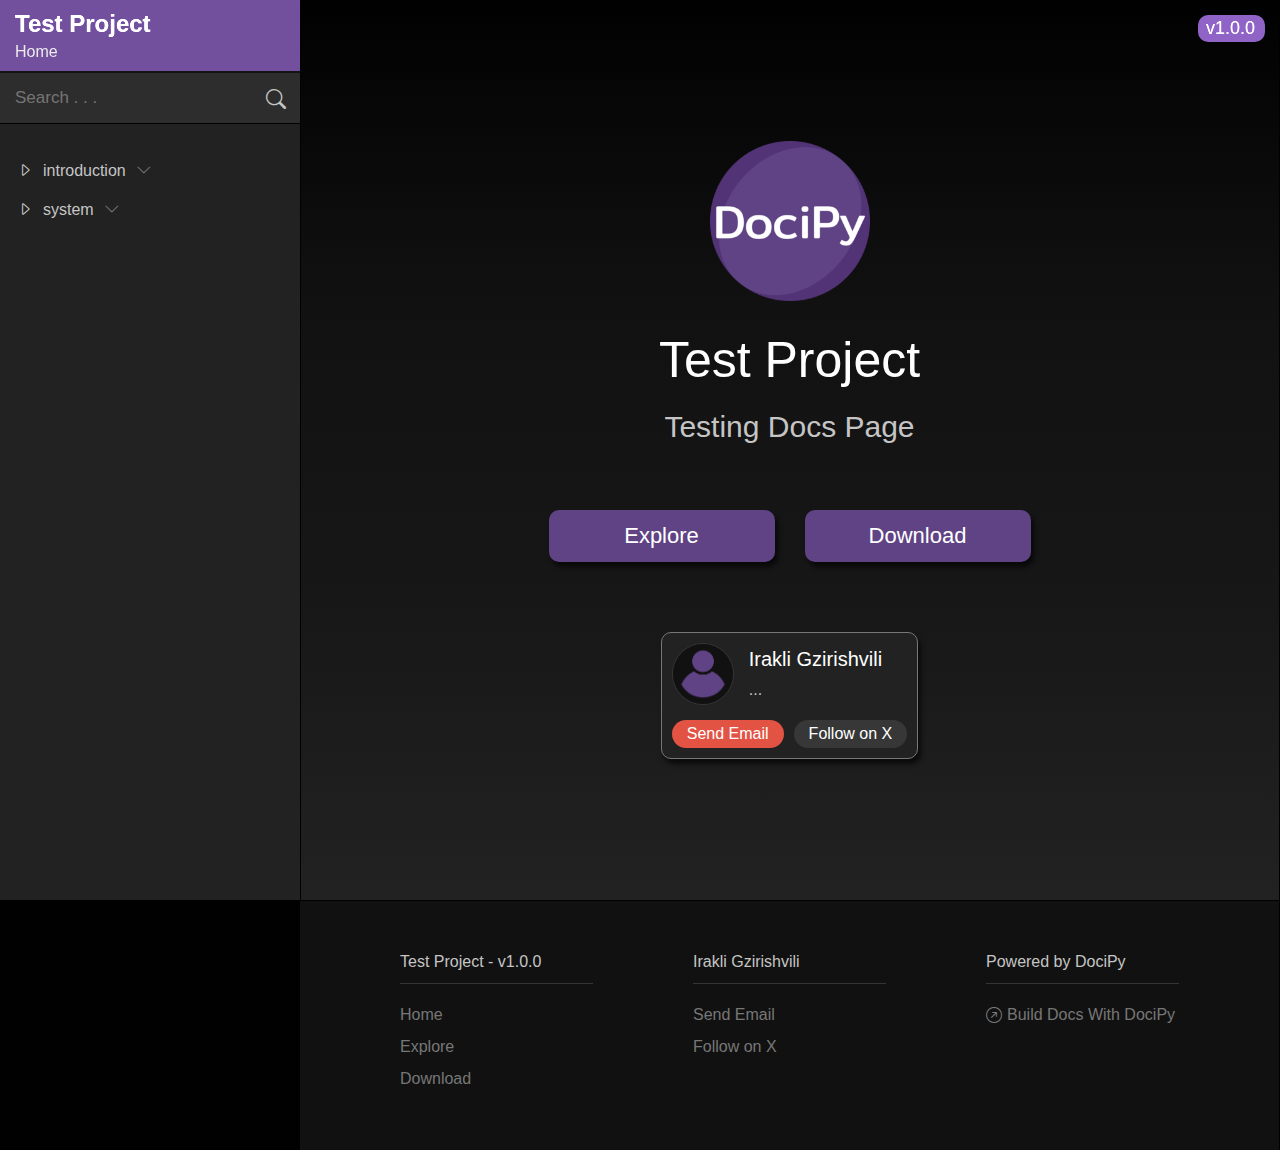
<file: index.html>
<!DOCTYPE html>
<html lang="en">
  <head>
    <!-- Google Tag-->
    

    <!-- Setup -->
    <meta charset="UTF-8" />
    <meta name="viewport" content="width=device-width, height=device-height, initial-scale:1, user-scalable=no" />
    <meta http-equiv="X-UA-Compatible" content="IE=edge" />
    <meta name="robots" content="index, follow" />
    <title>Test Project - Documentation</title>

    <!-- Basic Meta Tags -->
    <meta name="description" content="sadb asjdb asjd ajsd jads asd" />
    <meta name="keywords" content="asnd nbasd nbas dnba sdnba sdnbasd" />
    <meta name="author" content="Irakli Gzirishvili" />

    <!-- Open Graph Meta Tags -->
    <meta property="og:title" content="Test Project - Documentation" />
    <meta property="og:description" content="sadb asjdb asjd ajsd jads asd" />
    <meta property="og:url" content="." />
    <meta property="og:type" content="website" />
    <meta property="og:image" content="./assets/logo.ico" />

    <!-- Twitter Card Meta Tags -->
    <meta name="twitter:card" content="summary" />
    <meta name="twitter:title" content="Test Project - Documentation" />
    <meta name="twitter:description" content="sadb asjdb asjd ajsd jads asd" />
    <meta name="twitter:image" content="./assets/logo.ico" />

    <!-- Canonical URL -->
    <link rel="canonical" href="." />

    <!-- Favicons -->
    <link rel="icon" href="./assets/logo.ico" type="image/x-icon" />
    <link rel="apple-touch-icon" href="./assets/logo.ico" />

    <!-- Sitemaps -->
    <link rel="sitemap" type="application/xml" title="Sitemap" href="./assets/sitemap.xml" />

    <!-- SEO Enhancements -->
    <meta name="theme-color" content="#222222" />
    <meta name="application-name" content="Test Project - Documentation" />
    <meta name="msapplication-TileColor" content="#222222" />

    <!-- Copyrighted -->
    

    <!-- Structured Data (JSON-LD) -->
    <script type="application/ld+json">
      {
        "@context": "https://schema.org",
        "@type": "DocumentationPage",
        "name": "Test Project - Documentation",
        "headline": "Test Project - Documentation",
        "description": "sadb asjdb asjd ajsd jads asd",
        "url": ".",
        "author": {
          "@type": "Person",
          "name": "Irakli Gzirishvili",
          "sameAs": "" class="hide",
          "jobTitle": "...",
          "image": "./assets/author.png"
        },
        "creator": {
          "@type": "Person",
          "name": "Irakli Gzirishvili",
          "sameAs": "" class="hide",
          "jobTitle": "...",
          "image": "./assets/author.png"
        },
        "publisher": {
          "@type": "Person",
          "name": "Irakli Gzirishvili",
          "sameAs": "" class="hide",
          "jobTitle": "...",
          "image": "./assets/author.png"
        }
      }
    </script>
    <script type="application/ld+json">
      {
        "@context": "https://schema.org",
        "@type": "Person",
        "name": "Irakli Gzirishvili",
        "sameAs": "" class="hide",
        "jobTitle": "...",
        "image": "./assets/author.png"
      }
    </script>

    <link rel="stylesheet" href="./assets/bootstrap.icons.css" />
    <link rel="stylesheet" href="./assets/docipy.css" />
    <script src="./assets/highlight.js"></script>
    <script>
      hljs.highlightAll();
    </script>
  </head>
  <body>
    <span class="bi bi-list"></span>
    <div id="version">
      <span desc="current-version-number" class="bi bi-chevron-down">v1.0.0</span>
      <ul>
        <!-- VERSIONS-START -->
        
        <!-- VERSIONS-END -->
      </ul>
    </div>
    <header>
      <a href="#docipy">
        <span>Test Project</span>
        <hint>Home</hint>
      </a>
      <div>
        <input type="text" placeholder="Search . . ." />
        <i class="bi bi-search"></i>
      </div>
      <nav><p ref="introduction" class="introduction bi bi-caret-right">introduction<i class="bi bi-chevron-down"></i></p><ul class="introduction-docipymenu hide"><a href="#introduction-app" class="introduction-app ">app</a><a href="#introduction-overview" class="introduction-overview ">overview</a></ul><p ref="system" class="system bi bi-caret-right">system<i class="bi bi-chevron-down"></i></p><ul class="system-docipymenu hide"><a href="#system-modules" class="system-modules ">modules</a><a href="#system-renders" class="system-renders ">renders</a></ul></nav>
    </header>
    <div class="docipy-docipyblock">
      <section id="docipy" >
        <div>
          <img src="./assets/logo.ico" alt=" " />
          <h1>Test Project</h1>
          <h2>Testing Docs Page</h2>
          <div class="buttons">
            <a href="#docipy">Explore</a>
            <a href="#">Download</a>
          </div>
          <div class="author">
            <div class="person">
              <img src="./assets/author.png" alt=" " />
              <div>
                <p>Irakli Gzirishvili</p>
                <span>...</span>
              </div>
            </div>
            <div class="links">
              <a href="" class="hide" target="_blank" style="background: #0a66c2">Follow on LinkedIn</a>
              <a href="mailto:gziraklirex@gmail.com" style="background: #e35344" target="_blank">Send Email</a>
              <a href="https://x.com/IG_onX" target="_blank" style="background: #373737">Follow on X</a>
            </div>
          </div>
        </div>
      </section>
    </div>
    <div class="docipygroup introduction-docipyblock hide"><section id="introduction-app" class="hide"><h1>Test file 1</h1>
<p>Test file 1 ...</p></section><section id="introduction-overview" class="hide"><h1>Test file 2</h1>
<p>Test file 2 ...</p></section></div><div class="docipygroup system-docipyblock hide"><section id="system-modules" class="hide"><h1>Test file 3</h1>
<p>Test file 3 ...</p></section><section id="system-renders" class="hide"><h1>Test file 4</h1>
<p>Test file 4 ...</p></section></div>
    <footer>
      <div>
        <p>Test Project - v1.0.0</p>
        <a href="#docipy">Home</a>
        <a href="#docipy">Explore</a>
        <a href="#">Download</a>
      </div>
      <div>
        <p>Irakli Gzirishvili</p>
        <a href="" class="hide" target="_blank">Follow on LinkedIn</a>
        <a href="mailto:gziraklirex@gmail.com" target="_blank">Send Email</a>
        <a href="https://x.com/IG_onX" target="_blank">Follow on X</a>
      </div>
      <div>
        <p>Powered by DociPy</p>
        <a href="https://github.com/IG-onGit/DociPy" target="_blank" class="bi bi-arrow-up-right-circle">Build Docs With DociPy</a>
        
      </div>
    </footer>
  </body>
</html>
<script src="./assets/docipy.js"></script>
</file>
<file: assets/docipy.css>
:root {
  --background: #010101;
  --header: #222222;
  --search: #2d2d2d;
  --section: #171717;
  --footer: #111111;
  --main: #604384;
  --main2: #222222;
  --text: #c5c5c5;
  --desc: #777;
  --hint: white;
  --hover: #353535;
  --font: "Arial";
  --radius: 10px;
  --margin: 15px;
  --shadow: 3px 5px 5px rgba(0, 0, 0, 0.638);
}

.hide {
  display: none !important;
}

.docipyhighlight {
  &::after {
    content: "";
    background: var(--main);
    filter: brightness(130%);
    height: 8px;
    width: 8px;
    display: inline-block;
    border-radius: 10px;
    margin-left: 8px;
    margin-bottom: 1px;
  }
}

docipyhighlightstring {
  background: var(--main);
  border-radius: 4px;
  padding: 2px 0px;
  filter: brightness(115%);
}

* {
  color: white;
  text-decoration: none;
  scrollbar-width: thin;
  scrollbar-color: var(--main) var(--footer);
  padding: 0;
  margin: 0;
  color: var(--text);
  font-family: var(--font);
  transition: all 300ms ease-in-out;
}

*::-webkit-scrollbar {
  width: 5px;
  height: 0;
}

html,
body {
  background: var(--background);
}

body {
  border-right: 1px solid var(--background);
}

body > span {
  display: none;
  position: fixed;
  top: 10px;
  right: 10px;
  height: 50px;
  width: 50px;
  z-index: 11;
  border-radius: 50px;
  background: var(--main);
  filter: brightness(150%);
  font-size: 30px;
  justify-content: center;
  align-items: center;
  cursor: pointer;
  transition: unset;

  &:hover {
    opacity: 0.7;
  }
}

body > #version {
  position: fixed;
  display: block;
  right: 15px;
  top: 15px;
  font-size: 18px;
  z-index: 100;

  span {
    transition: unset;
    display: block;
    border-radius: 10px;
    background: var(--main);
    filter: brightness(150%);
    padding: 3px 10px 3px 8px;
    cursor: pointer;
    &:hover {
      opacity: 0.7;
    }
    &:before {
      font-size: 12px;
      margin-right: 5px;
    }
  }

  .old-version-number {
    background: var(--search);
    border: 1px solid var(--main);
  }

  ul {
    padding: 3px 0px;
    display: none;
    list-style: none;
    background: var(--search);
    border: 1px solid var(--main);
    border-radius: 0px 0px 10px 10px !important;
    border-top: unset;
    scrollbar-width: none;
    overflow-y: scroll;
    max-height: 200px;
    li {
      padding: 3px 8px;
      text-align: right;
      cursor: pointer;
      &:hover {
        color: var(--main);
      }
    }
  }
}

body > .versions-open {
  span {
    border-radius: 10px 10px 0px 0px !important;
  }
  ul {
    display: block !important;
  }
}

header {
  position: fixed;
  display: flex;
  z-index: 10;
  flex-direction: column;
  width: 300px;
  height: 100%;
  background: var(--header);
  border-right: 1px solid var(--background);

  > a {
    background: var(--main);
    padding: 10px 15px;
    border-bottom: 2px solid var(--footer);

    &:hover {
      filter: brightness(120%);
    }

    span {
      display: block;
      font-size: 24px !important;
      color: var(--hint);
      font-weight: bold;
      margin-bottom: 5px;

      > v {
        font-size: 17px;
        font-weight: normal;
      }
    }

    > span {
      color: var(--hint);
      font-size: 17px;
    }

    > hint {
      font-weight: normal;
    }
  }

  > div {
    height: 50px;
    background: var(--search);
    border-bottom: 1px solid var(--background);

    > input {
      height: 40px;
      background: var(--search);
      border: unset;
      width: calc(100% - 50px);
      margin: 5px;
      text-indent: 10px;
      font-size: 17px;

      &:focus {
        outline: unset;
      }
    }

    > .bi {
      font-size: 20px;
      display: block;
      float: right;
      margin-top: 15px;
      margin-right: 14px;
      cursor: pointer;

      &:hover {
        opacity: 0.7;
      }
    }
  }

  > nav {
    flex-grow: 1;
    padding: 30px 7px 80px 7px;
    overflow-y: auto;

    p::after,
    > a::after {
      margin-left: unset !important;
      margin-top: 5px;
      filter: brightness(150%) !important;
    }

    p,
    > a {
      display: flex;
      gap: 10px;
      padding: 8px 10px;
      margin-bottom: 5px;
      border-radius: 5px;
      cursor: pointer;

      .bi {
        color: var(--desc);
      }

      &:hover {
        color: var(--hint);
        background: var(--main);

        .bi {
          color: var(--text);
        }
      }
    }

    > .active {
      color: var(--hint);
      background: var(--main);

      .bi {
        color: var(--text);
        rotate: 180deg;
      }
    }

    ul {
      padding-left: 10px;
      margin-left: 17px;
      border-left: 2px solid var(--hover);

      a {
        margin-bottom: 5px;
        display: block;
        border-radius: 5px;
        padding: 5px 8px;

        &:hover {
          color: var(--main);
          filter: brightness(150%);
        }

        &::before {
          content: "";
          display: inline-block;
          background: var(--hover);
          height: 2px;
          width: 13px;
          margin-left: -19px;
          margin-top: 9px;
          float: left;
        }
      }

      > P {
        padding: 5px 8px;

        &::before {
          content: "";
          background: var(--hover);
          height: 2px;
          width: 13px;
          margin-left: -19px;
          margin-top: 7px;
          margin-right: -4px;
        }

        &:hover {
          color: var(--main);
          filter: brightness(160%);
          background: unset;

          .bi {
            color: var(--desc);
          }
        }

        .bi {
          margin-left: -2px;
          color: var(--desc);
        }
      }

      > .active {
        color: var(--main);
        filter: brightness(160%);

        .bi {
          rotate: 180deg;
        }
      }

      ul {
        &::before {
          content: "";
          display: block;
          background: var(--hover);
          height: 24px;
          width: 2px;
          margin-left: -12px;
          margin-bottom: -16px;
          margin-top: -9px;
        }

        &::after {
          content: "";
          display: inline-block;
          background: var(--header);
          height: 34px;
          width: 5px;
          margin-left: -13px;
          margin-bottom: -3px;
          margin-top: -20px;
        }
      }
    }
  }
}

body > .docipygroup {
  margin-left: 300px;
  min-height: calc(100vh - 61px);
}

body .docipygroup {
  background: var(--section);
  > section:not(#docipy) {
    overflow-wrap: break-word;
    &:last-of-type {
      padding-bottom: 100px;
    }

    border-bottom: 1px solid var(--background);
    font-family: "Segoe UI", Tahoma, Geneva, Verdana, sans-serif;
    line-height: 1.7;
    padding: 80px 9.7vw;
    margin: 0;

    h1 {
      font-size: 30px;
    }
    h2 {
      margin-top: 50px;
      font-size: 25px;
    }
    h3 {
      margin-top: 50px;
      font-size: 20px;
    }
    h4 {
      font-size: 15px;
    }

    h1,
    h2,
    h3,
    h4,
    h5,
    h6 {
      color: #e1e1e1; /* Slightly lighter color for headings */
      margin-bottom: 0.75em;
      border-bottom: 2px solid var(--main); /* Underline for better separation */
      padding-bottom: 0.5em;
    }

    a {
      color: #81a1c1; /* Changed link color for better visibility */
      text-decoration: none;
      transition: color 0.3s ease; /* Smooth transition for hover effect */
    }

    a:hover {
      text-decoration: underline;
      color: #88c0d0; /* Lighter color on hover */
    }

    strong {
      font-size: 17px;
    }

    ul li {
      font-size: 17px;
    }

    p {
      font-size: 17px;
      margin-bottom: 1.5em; /* Increased space between paragraphs */
    }

    ul {
      list-style: disc;
    }

    ul,
    ol {
      padding-left: 20px;
      margin-bottom: 1.5em; /* Increased space below lists */
    }

    ul li,
    ol li {
      margin-bottom: 0.5em;
      position: relative; /* For adding custom bullets */
    }

    li code,
    p code {
      background: var(--hover);
      padding: 2px 6px; /* Increased padding for better readability */
      border-radius: 4px;
      font-family: "Courier New", Courier, monospace; /* Monospaced font for code */
      filter: brightness(110%);
    }

    pre {
      background: var(--header); /* Darker background for preformatted text */
      color: #e0e0e0;
      overflow-x: auto;
      border-radius: 10px;
      white-space: pre-wrap; /* Ensures long lines wrap */
      font-family: "Courier New", Courier, monospace;
      margin-bottom: 40px;
    }

    /* Blockquote styling */
    blockquote {
      background: var(--header);
      border-left: 10px solid var(--main);
      padding: 10px 20px; /* Added horizontal padding */
      color: #d8dee9; /* Changed color for better contrast */
      margin: 1.5em 0; /* Space above and below blockquotes */
      border-radius: 10px; /* Rounded corners */
      margin-bottom: 40px;

      p:last-of-type {
        margin-bottom: unset;
      }
    }

    /* Table styling */
    table {
      width: 100%;
      border-collapse: collapse;
      margin-bottom: 20px;
    }

    table th,
    table td {
      border: 1px solid var(--main);
      padding: 12px; /* Increased padding for better readability */
      text-align: left; /* Left-align text for clarity */
    }

    th {
      background: var(--hover);
      color: #eceff4;
      text-transform: uppercase; /* Uppercase for headers */
      letter-spacing: 0.5px; /* Slight spacing for better readability */
    }

    td {
      background: #434c5e;
    }

    tr:hover {
      background: var(--main); /* Highlight row on hover */
    }

    hr {
      border: 0;
      height: 1px;
      background: var(--main);
      margin: 20px 0; /* Added space around horizontal rule */
    }

    pre copy {
      margin-top: 7px;
      position: absolute;
      font-size: 18px;
      cursor: pointer;
      right: 10.5vw;

      &:hover {
        opacity: 0.7;
      }
    }

    /* Additional padding for pre-formatted code */
    pre code {
      display: block;
      padding: 7px 10px;
      font-size: 17px;
      overflow: auto;
      text-wrap: nowrap;
    }

    pre code.hljs {
      display: block;
      padding: 20px 25px;
      overflow: auto;
      text-wrap: nowrap;
    }
    code.hljs {
      padding: 3px 5px;
    }
    .hljs {
      background: var(--header); /* Monokai background */
      color: #f8f8f2; /* Default text color */
    }
    .hljs-subst,
    .hljs-tag {
      color: #f8f8f2; /* Tag color */
    }
    .hljs-emphasis,
    .hljs-strong {
      color: #a6e22e; /* Emphasis and strong */
    }
    .hljs-bullet,
    .hljs-link,
    .hljs-literal,
    .hljs-number,
    .hljs-quote,
    .hljs-regexp {
      color: #66d9ef; /* Bullet and links */
    }
    .hljs-code,
    .hljs-section,
    .hljs-selector-class,
    .hljs-title {
      color: #71e100; /* Code and title */
    }
    .hljs-strong {
      font-weight: 700;
    }
    .hljs-emphasis {
      font-style: italic;
    }
    .hljs-attr,
    .hljs-keyword,
    .hljs-name,
    .hljs-selector-tag {
      color: #f92672; /* Attributes and keywords */
    }
    .hljs-attribute,
    .hljs-symbol {
      color: #a6e22e; /* Attributes and symbols */
    }
    .hljs-class .hljs-title,
    .hljs-params,
    .hljs-title.class_ {
      color: #f8f8f2; /* Class title */
    }
    .hljs-addition,
    .hljs-built_in,
    .hljs-selector-attr,
    .hljs-selector-id,
    .hljs-selector-pseudo,
    .hljs-string,
    .hljs-template-variable,
    .hljs-type,
    .hljs-variable {
      color: #e6db74; /* Addition and built-in types */
    }
    .hljs-comment,
    .hljs-deletion,
    .hljs-meta {
      color: #2a8024; /* Comments */
    }
  }
}

body > .docipy-docipyblock {
  margin-left: 300px;
  padding: unset;
  min-height: 100vh;

  > section {
    display: flex;
    border-bottom: 1px solid var(--background);
    min-height: 100vh;
    justify-content: center;
    align-items: center;
    text-align: center;
    background: linear-gradient(180deg, var(--background), var(--footer), var(--section), var(--main2));
    cursor: default;

    > div {
      display: flex;
      flex-direction: column;
      justify-content: center;
      align-items: center;

      > img {
        width: 160px;
        height: 160px;
        object-fit: cover;
        margin-bottom: 30px;
      }

      > h1 {
        color: var(--hint);
        font-size: 50px;
        font-weight: normal;
        margin-bottom: 15px;
        max-width: calc(100% - 9vw);
      }

      > h2 {
        font-size: 30px;
        font-weight: normal;
        margin-bottom: 60px;
        max-width: calc(100% - 9vw);
        line-height: 46px;
      }

      .buttons {
        display: flex;
        justify-content: center;
        align-items: center;
        margin-bottom: 70px;
        gap: 30px;

        > a {
          color: var(--hint);
          font-size: 22px;
          width: 200px;
          background: var(--main);
          padding: 13px;
          border-radius: 10px;
          box-shadow: var(--shadow);

          &:hover {
            filter: brightness(120%);
          }
        }
      }

      .author {
        width: max-content;
        text-align: center;
        border: 1px solid var(--desc);
        box-shadow: var(--shadow);
        background: var(--header);
        border-radius: 10px;
        padding: 10px;

        &:hover {
          border-color: var(--main);
        }

        .person {
          display: flex;
          margin-bottom: 15px;

          img {
            width: 60px;
            height: 60px;
            object-fit: cover;
            border: 1px solid var(--hover);
            border-radius: 100px;
            margin-right: 15px;
          }

          > div {
            text-align: left;
            margin-right: 5px;

            p {
              color: var(--hint);
              margin-bottom: 10px;
              padding-top: 5px;
              font-size: 20px;
            }

            span {
            }
          }
        }

        .links {
          display: flex;
          gap: 10px;

          a {
            color: var(--hint);
            padding: 5px 15px;
            border-radius: 20px;

            &:hover {
              opacity: 0.7;
            }
          }
        }
      }
    }
  }
}

footer {
  margin-left: 300px;
  background: var(--footer);
  padding: 50px 100px;
  display: flex;
  gap: 100px;

  div {
    flex: 1;
    display: flex;
    flex-direction: column;
    line-height: 22px;

    p {
      width: 100%;
      margin-bottom: 20px;
      padding-bottom: 10px;
      border-bottom: 1px solid var(--hover);
    }

    a {
      color: var(--desc);
      margin-bottom: 10px;
      display: flex;
      width: max-content;
      gap: 5px;

      &:hover {
        color: var(--hint);
      }

      &::before {
        margin-top: 3px;
      }
    }
  }
}

@media (max-width: 1040px) {
  body {
    padding-top: 124px;
  }

  body > span {
    display: flex;
  }

  body > #version {
    right: 70px;
    top: 21px;
  }

  header {
    position: fixed;
    top: 0px;
    height: auto;
    width: 100%;

    > a {
      padding: 10px 160px 10px 15px;
    }

    nav {
      display: none;
      height: 100%;
      width: 250px;
      flex-direction: column;
      margin-left: calc(50% - 125px);
      scrollbar-width: none;
    }
  }

  body > .docipy-docipyblock {
    min-height: calc(100vh - 126px);
    justify-content: center;
    display: flex;

    > section {
      min-height: unset;
      width: 100%;
    }
  }

  body > .docipygroup,
  body > .docipy-docipyblock {
    margin-left: 0px;
  }

  body .docipygroup {
    section {
      /* width: calc(100% - 40px); */
      margin-left: 0;
      height: calc(100% - 81px);
    }

    #docipy h2 {
      line-height: 42px;
    }
  }

  footer {
    padding: 50px 30px;
    margin-left: 0px;
    gap: 40px;
  }
}

@media (max-width: 650px) {
  body .docipygroup > section:not(#docipy) {
    padding: 40px 9.7vw;
  }

  body > .docipy-docipyblock {
    min-height: calc(100vh - 126px);
    justify-content: center;
    display: flex;

    #docipy {
      min-height: unset;
    }

    > section > div {
      > img {
        height: 150px;
        width: 150px;
      }
      > h1 {
        font-size: 35px;
      }
      > h2 {
        font-size: 25px;
        line-height: 35px !important;
        margin-bottom: 40px;
      }
      > p {
        font-size: 17px;
        margin-bottom: 30px;
      }
      > .buttons {
        flex-direction: column;
        margin-bottom: 40px;
        gap: 15px;

        a {
          width: 150px;
          padding: 10px;
          font-size: 20px;
        }
      }
      > .author {
        max-width: 280px;

        > .person {
          img {
            height: 50px;
            width: 50px;
            margin-right: 8px;
          }
          div {
            p {
              font-size: 17px;
              margin-bottom: 5px;
            }
            span {
              font-size: 15px;
            }
          }
        }

        > .links {
          flex-direction: column;
        }
      }
    }
  }

  footer {
    padding: 50px 20px;
    flex-direction: column;
    gap: 30px;
  }
}
</file>
